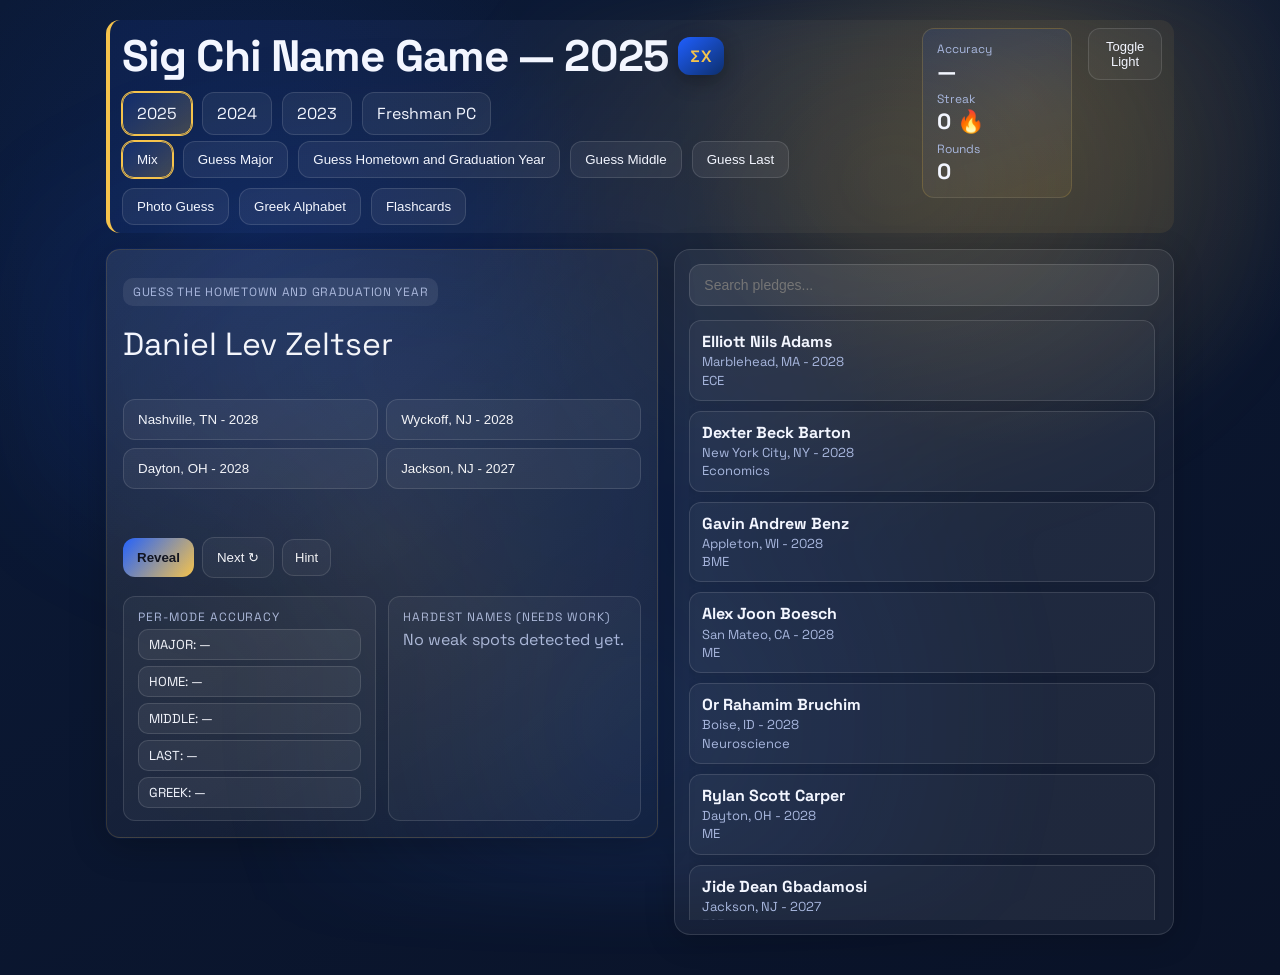
<file: index.html>
<!DOCTYPE html>
<html lang="en">
<head>
  <meta charset="UTF-8">
  <meta name="viewport" content="width=device-width, initial-scale=1.0">
  <title>Sig Chi Name Game</title>
  <link rel="stylesheet" href="style.css">
  <link rel="preconnect" href="https://fonts.googleapis.com">
  <link rel="preconnect" href="https://fonts.gstatic.com" crossorigin>
  <link href="https://fonts.googleapis.com/css2?family=Space+Grotesk:wght@400;500;600;700&family=Manrope:wght@500;700&display=swap" rel="stylesheet">
</head>
<body>
  <div class="bg-gradient"></div>
  <main class="app">
    <header class="hero">
      <div>
        <div class="title-line">
          <h1>Sig Chi Name Game — 2025</h1>
          <span class="crest-chip" aria-hidden="true">ΣΧ</span>
        </div>
        <nav class="year-nav" aria-label="Select pledge class">
          <a class="chip active" aria-current="page" href="index.html">2025</a>
          <a class="chip" href="24pc.html">2024</a>
          <a class="chip" href="23pc.html">2023</a>
          <a class="chip" href="freshmen.html">Freshman PC</a>
        </nav>
        <div class="mode-buttons" role="group" aria-label="Game modes">
          <button class="chip active" data-mode="mix">Mix</button>
          <button class="chip" data-mode="major">Guess Major</button>
          <button class="chip" data-mode="home">Guess Hometown and Graduation Year</button>
          <button class="chip" data-mode="middle">Guess Middle</button>
          <button class="chip" data-mode="last">Guess Last</button>
          <button class="chip" data-mode="photo">Photo Guess</button>
          <button class="chip" data-mode="greek">Greek Alphabet</button>
          <button class="chip" data-mode="flash">Flashcards</button>
        </div>
      </div>
      <div class="stat-block">
        <div><span>Accuracy</span><strong id="stat-accuracy">—</strong></div>
        <div><span>Streak</span><strong id="stat-streak">0 🔥</strong></div>
        <div><span>Rounds</span><strong id="stat-rounds">0</strong></div>
      </div>
      <div class="toggles">
        <button id="btn-theme" class="ghost small">Toggle Light</button>
      </div>
    </header>

    <section class="game">
      <div class="card" id="card">
        <div class="card-top">
          <p class="tag" id="ask-label">Guess the major</p>
          <p class="name" id="name"></p>
          <p class="aka" id="aka"></p>
        </div>
        <div class="photo-wrap" id="photo-wrap">
          <img id="photo" alt="Pledge photo">
        </div>
        <div class="clue" id="clue"></div>
        <div class="prompt" id="prompt"></div>
        <div class="options" id="options"></div>
        <div class="reveal" id="reveal"></div>
        <div class="actions">
          <button id="btn-reveal" class="primary">Reveal</button>
          <button id="btn-next" class="ghost">Next ↻</button>
          <button id="btn-flip" class="ghost small">Flip Flash Side</button>
          <button id="btn-hint" class="ghost small">Hint</button>
          <div class="manual-score" id="manual-score">
            <button data-mark="got">I knew it ✅</button>
            <button data-mark="miss">Missed 🙃</button>
          </div>
        </div>

      <section class="dash">
        <div class="dash-card">
          <p class="label">Per-Mode Accuracy</p>
          <div class="mode-accuracy" id="mode-accuracy"></div>
        </div>
        <div class="dash-card">
          <p class="label">Hardest Names (needs work)</p>
          <div class="hardest" id="hardest"></div>
        </div>
      </section>

      </div>

      <aside class="sidebar">
        <div class="mini-search">
          <input id="filter" type="search" placeholder="Search pledges..." autocomplete="off">
        </div>
        <div class="list" id="quicklist"></div>
      </aside>
    </section>
  </main>

  <script src="script.js"></script>
</body>
</html>
</file>
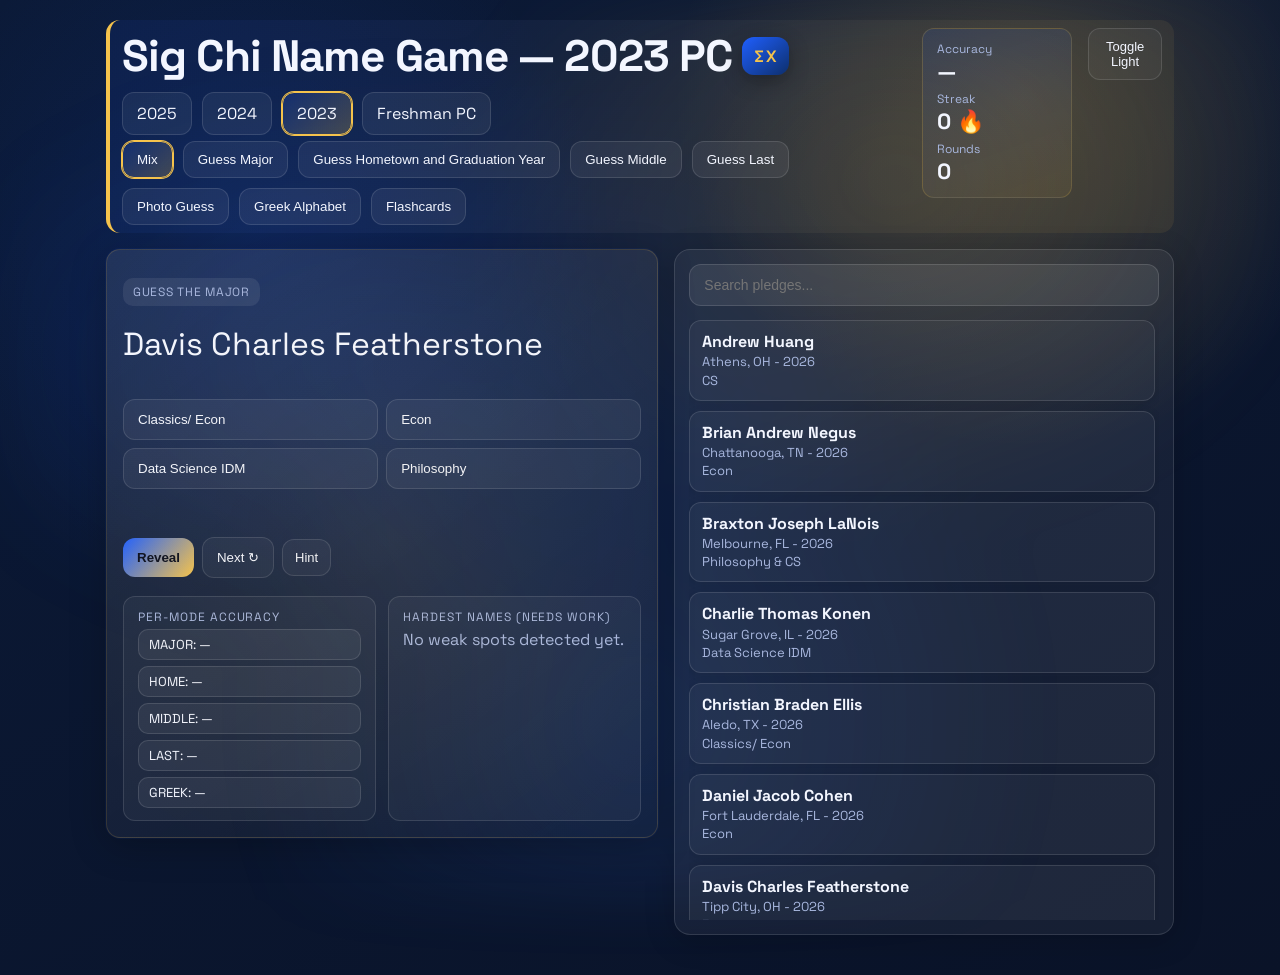
<file: 23pc.html>
<!DOCTYPE html>
<html lang="en">
<head>
  <meta charset="UTF-8">
  <meta name="viewport" content="width=device-width, initial-scale=1.0">
  <title>Sig Chi Name Game — 2023 PC</title>
  <link rel="stylesheet" href="style.css">
  <link rel="preconnect" href="https://fonts.googleapis.com">
  <link rel="preconnect" href="https://fonts.gstatic.com" crossorigin>
  <link href="https://fonts.googleapis.com/css2?family=Space+Grotesk:wght@400;500;600;700&family=Manrope:wght@500;700&display=swap" rel="stylesheet">
</head>
<body>
  <div class="bg-gradient"></div>
  <main class="app">
    <header class="hero">
      <div>
        <div class="title-line">
          <h1>Sig Chi Name Game — 2023 PC</h1>
          <span class="crest-chip" aria-hidden="true">ΣΧ</span>
        </div>
        <nav class="year-nav" aria-label="Select pledge class">
          <a class="chip" href="index.html">2025</a>
          <a class="chip" href="24pc.html">2024</a>
          <a class="chip active" aria-current="page" href="23pc.html">2023</a>
          <a class="chip" href="freshmen.html">Freshman PC</a>
        </nav>
        <div class="mode-buttons" role="group" aria-label="Game modes">
          <button class="chip active" data-mode="mix">Mix</button>
          <button class="chip" data-mode="major">Guess Major</button>
          <button class="chip" data-mode="home">Guess Hometown and Graduation Year</button>
          <button class="chip" data-mode="middle">Guess Middle</button>
          <button class="chip" data-mode="last">Guess Last</button>
          <button class="chip" data-mode="photo">Photo Guess</button>
          <button class="chip" data-mode="greek">Greek Alphabet</button>
          <button class="chip" data-mode="flash">Flashcards</button>
        </div>
      </div>
      <div class="stat-block">
        <div><span>Accuracy</span><strong id="stat-accuracy">—</strong></div>
        <div><span>Streak</span><strong id="stat-streak">0 🔥</strong></div>
        <div><span>Rounds</span><strong id="stat-rounds">0</strong></div>
      </div>
      <div class="toggles">
        <button id="btn-theme" class="ghost small">Toggle Light</button>
      </div>
    </header>

    <section class="game">
      <div class="card" id="card">
        <div class="card-top">
          <p class="tag" id="ask-label">Guess the major</p>
          <p class="name" id="name"></p>
          <p class="aka" id="aka"></p>
        </div>
        <div class="photo-wrap" id="photo-wrap">
          <img id="photo" alt="Pledge photo">
        </div>
        <div class="clue" id="clue"></div>
        <div class="prompt" id="prompt"></div>
        <div class="options" id="options"></div>
        <div class="reveal" id="reveal"></div>
        <div class="actions">
          <button id="btn-reveal" class="primary">Reveal</button>
          <button id="btn-next" class="ghost">Next ↻</button>
          <button id="btn-flip" class="ghost small">Flip Flash Side</button>
          <button id="btn-hint" class="ghost small">Hint</button>
          <div class="manual-score" id="manual-score">
            <button data-mark="got">I knew it ✅</button>
            <button data-mark="miss">Missed 🙃</button>
          </div>
        </div>

      <section class="dash">
        <div class="dash-card">
          <p class="label">Per-Mode Accuracy</p>
          <div class="mode-accuracy" id="mode-accuracy"></div>
        </div>
        <div class="dash-card">
          <p class="label">Hardest Names (needs work)</p>
          <div class="hardest" id="hardest"></div>
        </div>
      </section>

      </div>

      <aside class="sidebar">
        <div class="mini-search">
          <input id="filter" type="search" placeholder="Search pledges..." autocomplete="off">
        </div>
        <div class="list" id="quicklist"></div>
      </aside>
    </section>
  </main>

  <script src="data-23pc.js"></script>
  <script src="script.js"></script>
</body>
</html>
</file>
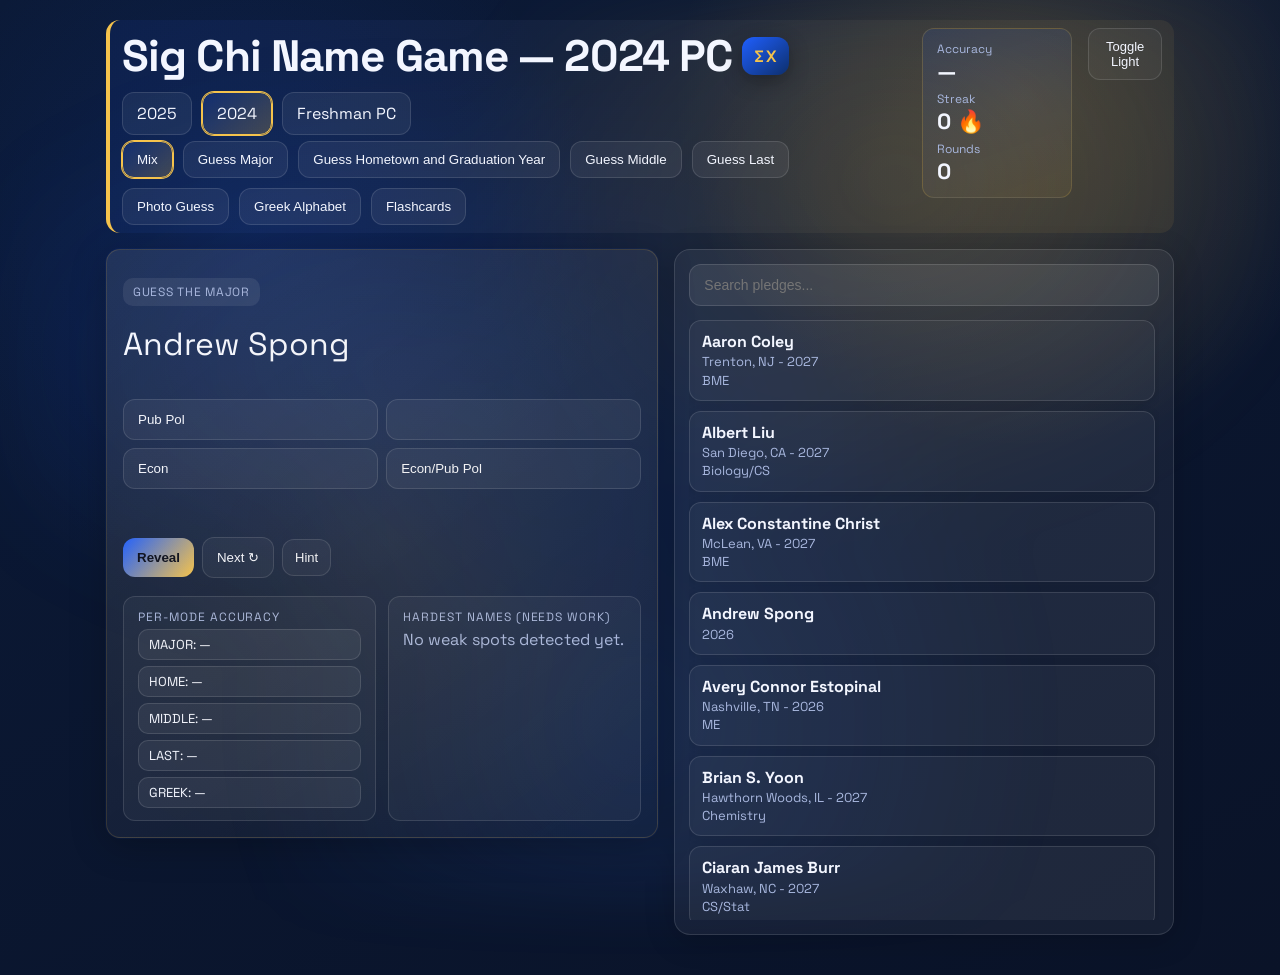
<file: 24pc.html>
<!DOCTYPE html>
<html lang="en">
<head>
  <meta charset="UTF-8">
  <meta name="viewport" content="width=device-width, initial-scale=1.0">
  <title>Sig Chi Name Game — 2024 PC</title>
  <link rel="stylesheet" href="style.css">
  <link rel="preconnect" href="https://fonts.googleapis.com">
  <link rel="preconnect" href="https://fonts.gstatic.com" crossorigin>
  <link href="https://fonts.googleapis.com/css2?family=Space+Grotesk:wght@400;500;600;700&family=Manrope:wght@500;700&display=swap" rel="stylesheet">
</head>
<body>
  <div class="bg-gradient"></div>
  <main class="app">
    <header class="hero">
      <div>
        <div class="title-line">
          <h1>Sig Chi Name Game — 2024 PC</h1>
          <span class="crest-chip" aria-hidden="true">ΣΧ</span>
        </div>
        <nav class="year-nav" aria-label="Select pledge class">
          <a class="chip" href="index.html">2025</a>
          <a class="chip active" aria-current="page" href="24pc.html">2024</a>
          <a class="chip" href="freshmen.html">Freshman PC</a>
        </nav>
        <div class="mode-buttons" role="group" aria-label="Game modes">
          <button class="chip active" data-mode="mix">Mix</button>
          <button class="chip" data-mode="major">Guess Major</button>
          <button class="chip" data-mode="home">Guess Hometown and Graduation Year</button>
          <button class="chip" data-mode="middle">Guess Middle</button>
          <button class="chip" data-mode="last">Guess Last</button>
          <button class="chip" data-mode="photo">Photo Guess</button>
          <button class="chip" data-mode="greek">Greek Alphabet</button>
          <button class="chip" data-mode="flash">Flashcards</button>
        </div>
      </div>
      <div class="stat-block">
        <div><span>Accuracy</span><strong id="stat-accuracy">—</strong></div>
        <div><span>Streak</span><strong id="stat-streak">0 🔥</strong></div>
        <div><span>Rounds</span><strong id="stat-rounds">0</strong></div>
      </div>
      <div class="toggles">
        <button id="btn-theme" class="ghost small">Toggle Light</button>
      </div>
    </header>

    <section class="game">
      <div class="card" id="card">
        <div class="card-top">
          <p class="tag" id="ask-label">Guess the major</p>
          <p class="name" id="name"></p>
          <p class="aka" id="aka"></p>
        </div>
        <div class="photo-wrap" id="photo-wrap">
          <img id="photo" alt="Pledge photo">
        </div>
        <div class="clue" id="clue"></div>
        <div class="prompt" id="prompt"></div>
        <div class="options" id="options"></div>
        <div class="reveal" id="reveal"></div>
        <div class="actions">
          <button id="btn-reveal" class="primary">Reveal</button>
          <button id="btn-next" class="ghost">Next ↻</button>
          <button id="btn-flip" class="ghost small">Flip Flash Side</button>
          <button id="btn-hint" class="ghost small">Hint</button>
          <div class="manual-score" id="manual-score">
            <button data-mark="got">I knew it ✅</button>
            <button data-mark="miss">Missed 🙃</button>
          </div>
        </div>

      <section class="dash">
        <div class="dash-card">
          <p class="label">Per-Mode Accuracy</p>
          <div class="mode-accuracy" id="mode-accuracy"></div>
        </div>
        <div class="dash-card">
          <p class="label">Hardest Names (needs work)</p>
          <div class="hardest" id="hardest"></div>
        </div>
      </section>

      </div>

      <aside class="sidebar">
        <div class="mini-search">
          <input id="filter" type="search" placeholder="Search pledges..." autocomplete="off">
        </div>
        <div class="list" id="quicklist"></div>
      </aside>
    </section>
  </main>

  <script src="data-24pc.js"></script>
  <script src="script.js"></script>
</body>
</html>
</file>
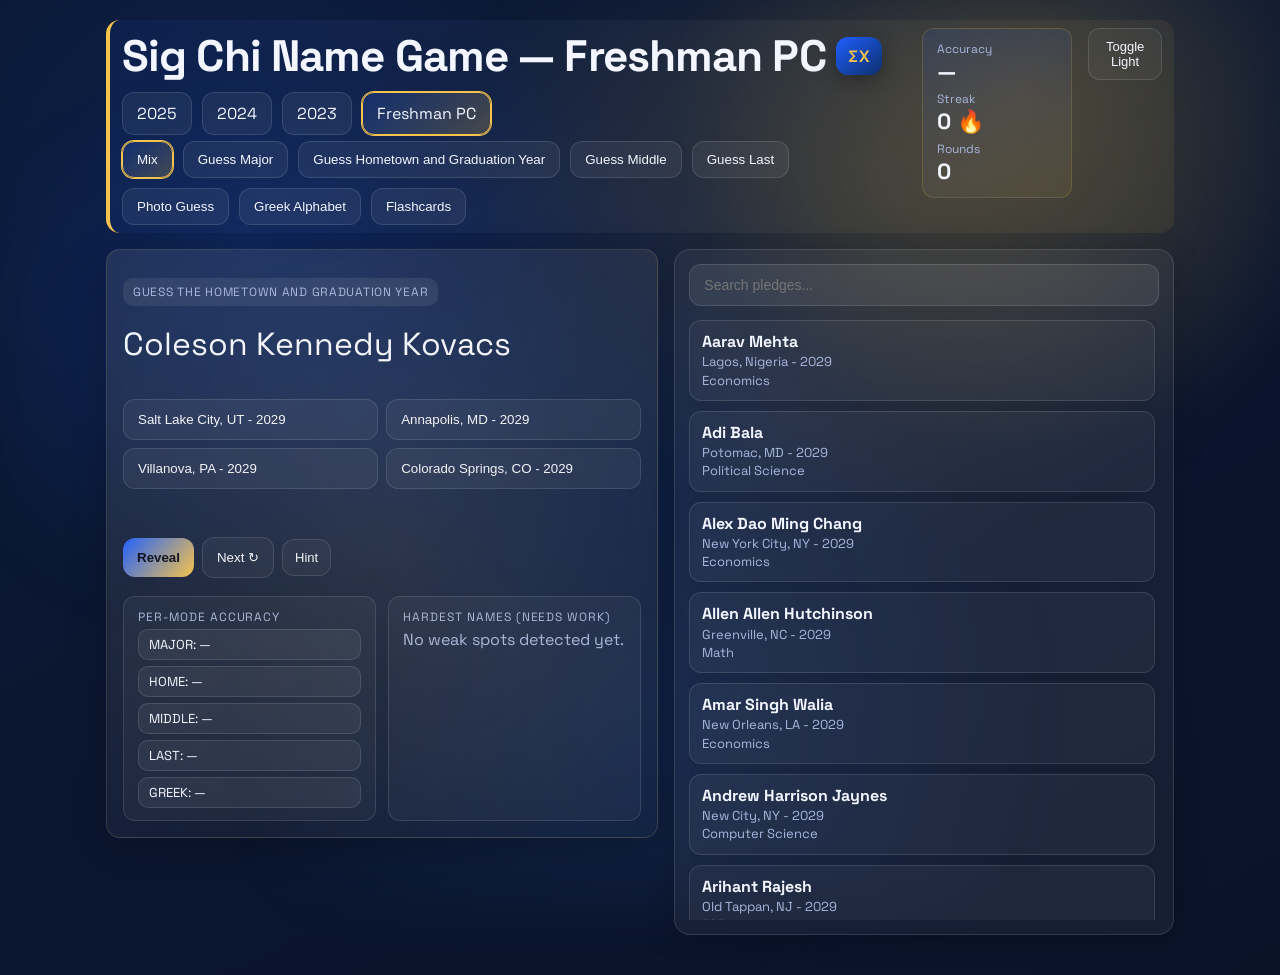
<file: freshmen.html>
<!DOCTYPE html>
<html lang="en">
<head>
  <meta charset="UTF-8">
  <meta name="viewport" content="width=device-width, initial-scale=1.0">
  <title>Sig Chi Name Game — Freshman PC</title>
  <link rel="stylesheet" href="style.css">
  <link rel="preconnect" href="https://fonts.googleapis.com">
  <link rel="preconnect" href="https://fonts.gstatic.com" crossorigin>
  <link href="https://fonts.googleapis.com/css2?family=Space+Grotesk:wght@400;500;600;700&family=Manrope:wght@500;700&display=swap" rel="stylesheet">
</head>
<body>
  <div class="bg-gradient"></div>
  <main class="app">
    <header class="hero">
      <div>
        <div class="title-line">
          <h1>Sig Chi Name Game — Freshman PC</h1>
          <span class="crest-chip" aria-hidden="true">ΣΧ</span>
        </div>
        <nav class="year-nav" aria-label="Select pledge class">
          <a class="chip" href="index.html">2025</a>
          <a class="chip" href="24pc.html">2024</a>
          <a class="chip" href="23pc.html">2023</a>
          <a class="chip active" aria-current="page" href="freshmen.html">Freshman PC</a>
        </nav>
        <div class="mode-buttons" role="group" aria-label="Game modes">
          <button class="chip active" data-mode="mix">Mix</button>
          <button class="chip" data-mode="major">Guess Major</button>
          <button class="chip" data-mode="home">Guess Hometown and Graduation Year</button>
          <button class="chip" data-mode="middle">Guess Middle</button>
          <button class="chip" data-mode="last">Guess Last</button>
          <button class="chip" data-mode="photo">Photo Guess</button>
          <button class="chip" data-mode="greek">Greek Alphabet</button>
          <button class="chip" data-mode="flash">Flashcards</button>
        </div>
      </div>
      <div class="stat-block">
        <div><span>Accuracy</span><strong id="stat-accuracy">—</strong></div>
        <div><span>Streak</span><strong id="stat-streak">0 🔥</strong></div>
        <div><span>Rounds</span><strong id="stat-rounds">0</strong></div>
      </div>
      <div class="toggles">
        <button id="btn-theme" class="ghost small">Toggle Light</button>
      </div>
    </header>

    <section class="game">
      <div class="card" id="card">
        <div class="card-top">
          <p class="tag" id="ask-label">Guess the major</p>
          <p class="name" id="name"></p>
          <p class="aka" id="aka"></p>
        </div>
        <div class="photo-wrap" id="photo-wrap">
          <img id="photo" alt="Pledge photo">
        </div>
        <div class="clue" id="clue"></div>
        <div class="prompt" id="prompt"></div>
        <div class="options" id="options"></div>
        <div class="reveal" id="reveal"></div>
        <div class="actions">
          <button id="btn-reveal" class="primary">Reveal</button>
          <button id="btn-next" class="ghost">Next ↻</button>
          <button id="btn-flip" class="ghost small">Flip Flash Side</button>
          <button id="btn-hint" class="ghost small">Hint</button>
          <div class="manual-score" id="manual-score">
            <button data-mark="got">I knew it ✅</button>
            <button data-mark="miss">Missed 🙃</button>
          </div>
        </div>

      <section class="dash">
        <div class="dash-card">
          <p class="label">Per-Mode Accuracy</p>
          <div class="mode-accuracy" id="mode-accuracy"></div>
        </div>
        <div class="dash-card">
          <p class="label">Hardest Names (needs work)</p>
          <div class="hardest" id="hardest"></div>
        </div>
      </section>

      </div>

      <aside class="sidebar">
        <div class="mini-search">
          <input id="filter" type="search" placeholder="Search pledges..." autocomplete="off">
        </div>
        <div class="list" id="quicklist"></div>
      </aside>
    </section>
  </main>
  <script src="data-freshmen.js"></script>
  <script src="script.js"></script>
</body>
</html>
</file>
<file: style.css>
:root {
  --bg-1: #0a1328;          /* deep Sigma Chi blue */
  --bg-2: #0b1a38;
  --accent: #f5c34c;        /* old gold */
  --accent-2: #ffd773;
  --card: rgba(255, 255, 255, 0.06);
  --card-border: rgba(255, 255, 255, 0.12);
  --text: #f3f6ff;
  --muted: #a8b7de;
  --good: #7ee0a3;
  --bad: #ff8b7c;
}

*,
*::before,
*::after {
  box-sizing: border-box;
}

body {
  margin: 0;
  min-height: 100vh;
  font-family: "Space Grotesk", "Manrope", system-ui, -apple-system, sans-serif;
  color: var(--text);
  background: radial-gradient(circle at 20% 25%, rgba(31, 95, 255, 0.12), transparent 28%),
              radial-gradient(circle at 80% 10%, rgba(245, 195, 76, 0.16), transparent 26%),
              linear-gradient(150deg, var(--bg-2), var(--bg-1)),
              repeating-linear-gradient(
                45deg,
                rgba(245, 195, 76, 0.05),
                rgba(245, 195, 76, 0.05) 10px,
                transparent 10px,
                transparent 30px
              );
}

.bg-gradient {
  position: fixed;
  inset: 0;
  background: radial-gradient(ellipse at 30% 40%, rgba(31, 95, 255, 0.12), transparent 40%),
              radial-gradient(ellipse at 70% 20%, rgba(245, 195, 76, 0.14), transparent 35%),
              radial-gradient(ellipse at 50% 80%, rgba(64, 131, 255, 0.12), transparent 45%);
  filter: blur(30px);
  z-index: -1;
}

.app {
  max-width: 1100px;
  margin: 20px auto 40px;
  padding: 0 16px;
}

.hero {
  display: flex;
  align-items: flex-start;
  justify-content: space-between;
  gap: 16px;
  margin-bottom: 16px;
  padding: 8px 12px 8px 12px;
  border-left: 4px solid var(--accent);
  background: linear-gradient(120deg, rgba(31, 95, 255, 0.08), rgba(245, 195, 76, 0.08));
  border-radius: 14px;
}

.toggles {
  display: flex;
  gap: 10px;
  flex-wrap: wrap;
  margin-left: auto;
}

.eyebrow {
  letter-spacing: 0.14em;
  text-transform: uppercase;
  font-size: 12px;
  color: var(--muted);
  margin: 0 0 6px;
}

h1 {
  margin: 0;
  font-size: clamp(30px, 6vw, 44px);
  letter-spacing: -0.02em;
}

.title-line {
  display: inline-flex;
  align-items: center;
  gap: 10px;
}

.year-nav {
  display: flex;
  gap: 10px;
  flex-wrap: wrap;
  margin: 8px 0 6px;
}

.year-nav .chip {
  text-decoration: none;
}

.crest-chip {
  display: inline-flex;
  align-items: center;
  justify-content: center;
  padding: 8px 12px;
  border-radius: 12px;
  background: linear-gradient(140deg, #1f5fff, #0d2f6c);
  color: #f5c34c;
  font-weight: 700;
  letter-spacing: 0.08em;
  box-shadow: 0 6px 20px rgba(0, 0, 0, 0.3);
}

.lede {
  color: var(--muted);
  margin: 8px 0 14px;
  max-width: 620px;
}

.mode-buttons {
  display: flex;
  flex-wrap: wrap;
  gap: 10px;
}

.chip {
  border: 1px solid var(--card-border);
  background: var(--card);
  color: var(--text);
  padding: 10px 14px;
  border-radius: 12px;
  cursor: pointer;
  transition: transform 0.15s ease, border-color 0.15s ease, box-shadow 0.15s ease;
}

.chip:hover {
  transform: translateY(-1px);
  border-color: rgba(255, 255, 255, 0.25);
}

.chip.active {
  border-color: var(--accent);
  box-shadow: 0 0 0 1px var(--accent);
  background: linear-gradient(140deg, rgba(31, 95, 255, 0.18), rgba(245, 195, 76, 0.22));
}

.stat-block {
  display: grid;
  grid-template-columns: repeat(auto-fit, minmax(120px, 1fr));
  gap: 6px;
  padding: 12px 14px;
  border-radius: 12px;
  background: linear-gradient(160deg, rgba(31, 95, 255, 0.12), rgba(245, 195, 76, 0.08));
  border: 1px solid rgba(245, 195, 76, 0.18);
}

.stat-block div span {
  display: block;
  color: var(--muted);
  font-size: 12px;
}

.stat-block strong {
  font-size: 22px;
  letter-spacing: -0.01em;
}

.game {
  display: grid;
  grid-template-columns: 1.05fr 0.95fr;
  gap: 16px;
  align-items: start;
}

.card {
  border: 1px solid rgba(245, 195, 76, 0.16);
  background: linear-gradient(145deg, rgba(255, 255, 255, 0.09), rgba(255, 255, 255, 0.02));
  padding: 16px;
  border-radius: 14px;
  box-shadow: 0 8px 36px rgba(0, 0, 0, 0.24), 0 0 0 1px rgba(31, 95, 255, 0.08);
  position: relative;
  overflow: hidden;
}

.card::after {
  content: "";
  position: absolute;
  inset: -20% -40%;
  background: radial-gradient(circle, rgba(245, 195, 76, 0.08), transparent 55%);
  transform: rotate(-8deg);
  pointer-events: none;
}

.card-top {
  margin-bottom: 12px;
}

.photo-wrap {
  display: none;
  margin: 8px 0 12px;
  border-radius: 12px;
  overflow: hidden;
  border: 1px solid rgba(245, 195, 76, 0.16);
  box-shadow: 0 8px 24px rgba(0,0,0,0.25);
  max-height: 320px;
  background: rgba(0,0,0,0.2);
  display: flex;
  align-items: center;
  justify-content: center;
}

.photo-wrap img {
  display: block;
  width: 100%;
  height: auto;
  max-height: 320px;
  object-fit: contain;
}

.tag {
  display: inline-flex;
  background: rgba(255, 255, 255, 0.08);
  color: var(--muted);
  padding: 6px 10px;
  border-radius: 10px;
  font-size: 12px;
  letter-spacing: 0.06em;
  text-transform: uppercase;
}

.name {
  font-size: clamp(26px, 3vw, 32px);
  margin: 6px 0 2px;
}

.aka {
  color: var(--muted);
  margin: 0 0 10px;
}

.clue {
  display: inline-flex;
  align-items: center;
  gap: 8px;
  padding: 8px 12px;
  margin-bottom: 12px;
  background: rgba(255, 255, 255, 0.06);
  border: 1px dashed var(--card-border);
  border-radius: 12px;
  color: var(--muted);
  font-size: 14px;
}

.clue strong {
  color: var(--text);
  letter-spacing: 0.01em;
}

.prompt {
  display: none;
  grid-template-columns: repeat(auto-fit, minmax(200px, 1fr));
  gap: 12px;
  padding: 14px;
  border-radius: 12px;
  border: 1px dashed var(--card-border);
  background: rgba(255, 255, 255, 0.06);
  margin-bottom: 10px;
}

.prompt .value {
  margin: 0;
  font-size: 18px;
}

.options {
  display: grid;
  grid-template-columns: repeat(auto-fit, minmax(200px, 1fr));
  gap: 8px;
  margin-bottom: 10px;
}

.option-btn {
  border: 1px solid var(--card-border);
  background: rgba(255, 255, 255, 0.05);
  color: var(--text);
  padding: 12px 14px;
  border-radius: 12px;
  cursor: pointer;
  text-align: left;
  transition: transform 0.12s ease, border-color 0.12s ease, background 0.12s ease;
}

.option-btn:hover { transform: translateY(-1px); }
.option-btn.correct { border-color: var(--accent); background: rgba(245, 195, 76, 0.18); }
.option-btn.wrong { border-color: var(--bad); background: rgba(255, 139, 124, 0.12); }
.option-btn.disabled { opacity: 0.6; pointer-events: none; }

.reveal {
  display: grid;
  grid-template-columns: repeat(auto-fit, minmax(200px, 1fr));
  gap: 10px;
  padding: 12px;
  border-radius: 12px;
  border: 1px dashed var(--card-border);
  background: rgba(255, 255, 255, 0.04);
  opacity: 0;
  transform: translateY(6px);
  transition: all 0.2s ease;
}

.reveal.visible {
  opacity: 1;
  transform: translateY(0);
}

.label {
  color: var(--muted);
  font-size: 12px;
  letter-spacing: 0.08em;
  text-transform: uppercase;
  margin: 0 0 4px;
}

.value {
  margin: 0;
  font-size: 18px;
}

.actions {
  display: flex;
  gap: 8px;
  align-items: center;
  flex-wrap: wrap;
  margin-top: 12px;
}

.primary,
.ghost,
.manual-score button {
  border: 1px solid var(--card-border);
  background: rgba(255, 255, 255, 0.06);
  color: var(--text);
  padding: 12px 14px;
  border-radius: 12px;
  cursor: pointer;
  transition: transform 0.12s ease, border-color 0.12s ease, background 0.12s ease;
}

.primary {
  background: linear-gradient(130deg, #1f5fff, #f5c34c);
  color: #0c1020;
  border: none;
  font-weight: 700;
}

.primary:hover,
.ghost:hover,
.manual-score button:hover {
  transform: translateY(-1px);
  border-color: rgba(255, 255, 255, 0.3);
}

.ghost {
  background: rgba(255, 255, 255, 0.04);
}

.small {
  padding: 10px 12px;
  font-size: 13px;
}

.manual-score {
  display: none;
  gap: 8px;
}

.manual-score button {
  padding: 10px 12px;
}

.sidebar {
  border: 1px solid var(--card-border);
  background: rgba(255, 255, 255, 0.05);
  border-radius: 16px;
  padding: 14px;
  height: 100%;
  box-shadow: 0 6px 30px rgba(0, 0, 0, 0.18);
}

.mini-search input {
  width: 100%;
  padding: 12px 14px;
  border-radius: 12px;
  border: 1px solid var(--card-border);
  background: rgba(255, 255, 255, 0.08);
  color: var(--text);
  font-size: 14px;
}

.list {
  margin-top: 14px;
  display: grid;
  grid-template-columns: repeat(auto-fit, minmax(240px, 1fr));
  gap: 10px;
  max-height: 600px;
  overflow: auto;
  padding-right: 4px;
}

.list-card {
  border: 1px solid var(--card-border);
  background: rgba(255, 255, 255, 0.04);
  border-radius: 12px;
  padding: 10px 12px;
  line-height: 1.4;
  box-shadow: 0 1px 8px rgba(0, 0, 0, 0.12);
}

.list-card strong { display: block; }
.list-card .meta { color: var(--muted); font-size: 13px; }

.dash {
  margin-top: 18px;
  display: grid;
  grid-template-columns: repeat(auto-fit, minmax(220px, 1fr));
  gap: 12px;
}

.dash-card {
  border: 1px solid var(--card-border);
  background: rgba(255, 255, 255, 0.04);
  border-radius: 12px;
  padding: 12px 14px;
  min-height: 90px;
}

.mode-accuracy,
.hardest {
  display: grid;
  gap: 6px;
}

.badge {
  display: inline-flex;
  align-items: center;
  gap: 6px;
  padding: 6px 10px;
  border-radius: 10px;
  background: rgba(255, 255, 255, 0.06);
  border: 1px solid var(--card-border);
  font-size: 13px;
}

.theme-light {
  --bg-1: #f8fbff;
  --bg-2: #e8f0ff;
  --card: rgba(0, 16, 40, 0.04);
  --card-border: rgba(0, 16, 40, 0.12);
  --text: #0c1830;
  --muted: #5b6a8d;
  --good: #1f8f58;
  --bad: #c7332c;
  background: radial-gradient(circle at 20% 25%, rgba(31, 95, 255, 0.12), transparent 28%),
              radial-gradient(circle at 80% 10%, rgba(245, 195, 76, 0.16), transparent 26%),
              linear-gradient(150deg, #f5f8ff, #e8f0ff);
}

@media (max-width: 980px) {
  .game {
    grid-template-columns: 1fr;
  }
  .hero { flex-direction: column; gap: 14px; }
}

@media (max-width: 640px) {
  body { padding-bottom: 36px; }
  .hero { padding: 10px 12px; }
  .mode-buttons { gap: 8px; }
  .chip { padding: 8px 12px; border-radius: 10px; }
  .card, .sidebar { padding: 12px; }
  .name { font-size: clamp(22px, 7vw, 28px); }
  .options { grid-template-columns: 1fr; gap: 8px; }
  .stat-block { grid-template-columns: repeat(auto-fit, minmax(120px, 1fr)); }
  .stat-block strong { font-size: 18px; }
  .app { padding: 0 12px; margin: 16px auto 36px; }
  .actions {
    gap: 8px;
    display: grid;
    grid-template-columns: repeat(auto-fit, minmax(120px, 1fr));
  }
  .primary, .ghost, .manual-score button { padding: 10px 12px; width: 100%; }
  .small { padding: 8px 10px; }
  .photo-wrap img { max-height: 260px; object-fit: cover; }
}
</file>
